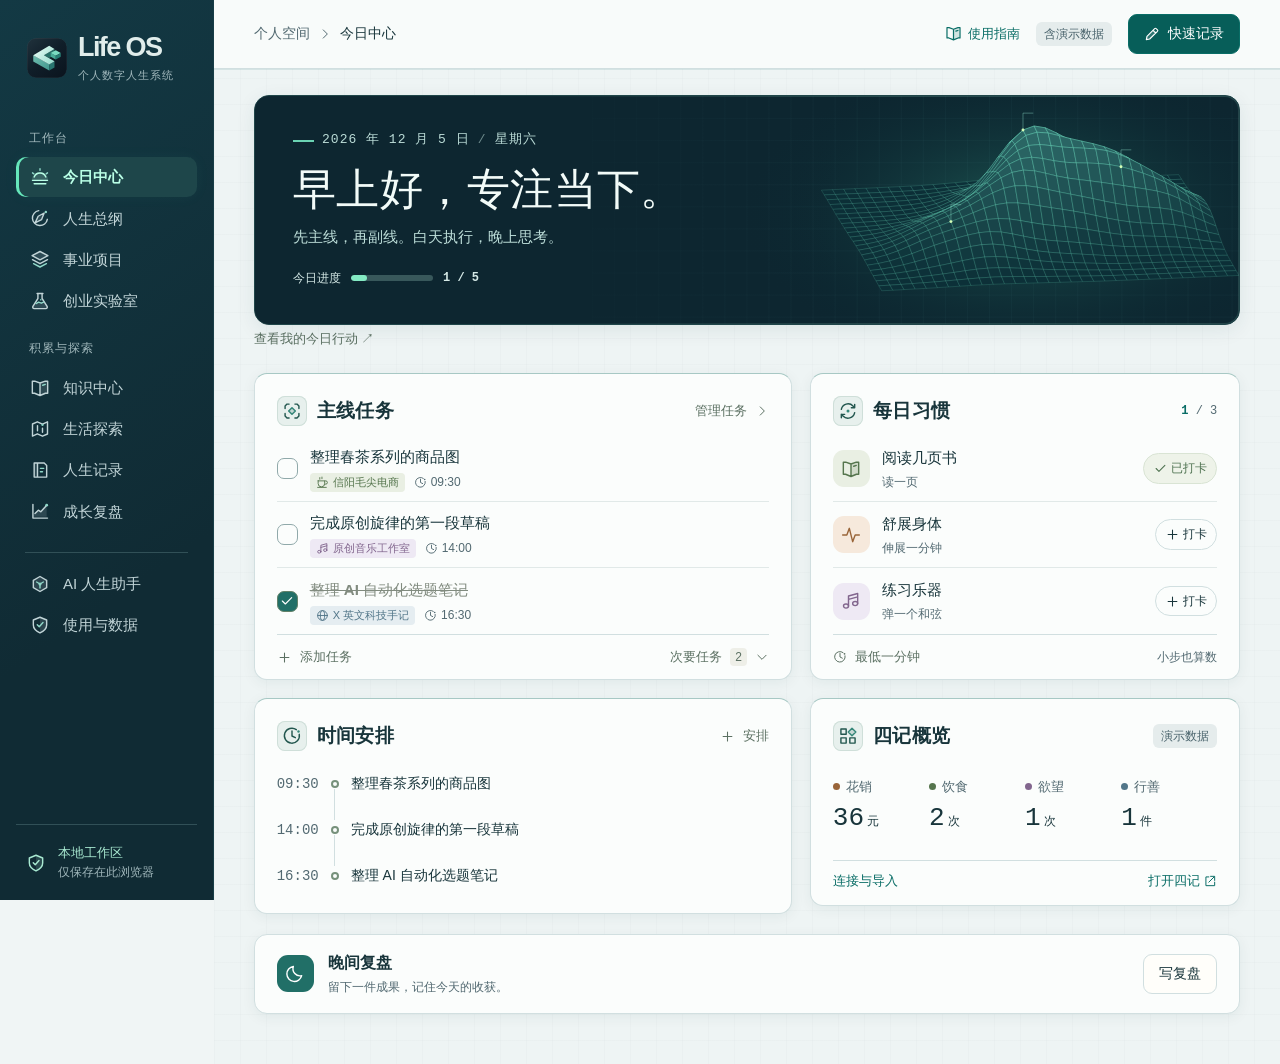
<file: index.html>
<!doctype html>
<html lang="zh-CN">
<head>
  <meta charset="utf-8">
  <meta name="viewport" content="width=device-width,initial-scale=1,viewport-fit=cover">
  <meta name="theme-color" content="#f8fbfa">
  <meta name="color-scheme" content="light">
  <meta name="referrer" content="no-referrer">
  <link rel="icon" sizes="32x32" type="image/png" href="./assets/life-os-32.png">
  <link rel="icon" sizes="any" href="./assets/mark.svg?v=2" type="image/svg+xml">
  <link rel="apple-touch-icon" sizes="180x180" href="./assets/life-os-180.png">
  <link rel="manifest" href="./manifest.webmanifest">
  <meta name="apple-mobile-web-app-title" content="Life OS">
  <title>今日中心 · Life OS</title>
  <link rel="stylesheet" href="./base.css">
  <link rel="stylesheet" href="./atlas.css">
  <link rel="stylesheet" href="./library.css">
  <link rel="stylesheet" href="./interface.css">
  <link rel="stylesheet" href="./startup.css">
</head>
<body>
  <a href="#main" class="skip">跳到内容</a>
  <div id="app"></div>
  <dialog id="editor"></dialog>
  <div id="notices" role="status" aria-live="polite"></div>
  <noscript>请启用 JavaScript 以使用本地个人工作台。</noscript>
  <script type="module" src="./app.js"></script>
</body>
</html>
</file>
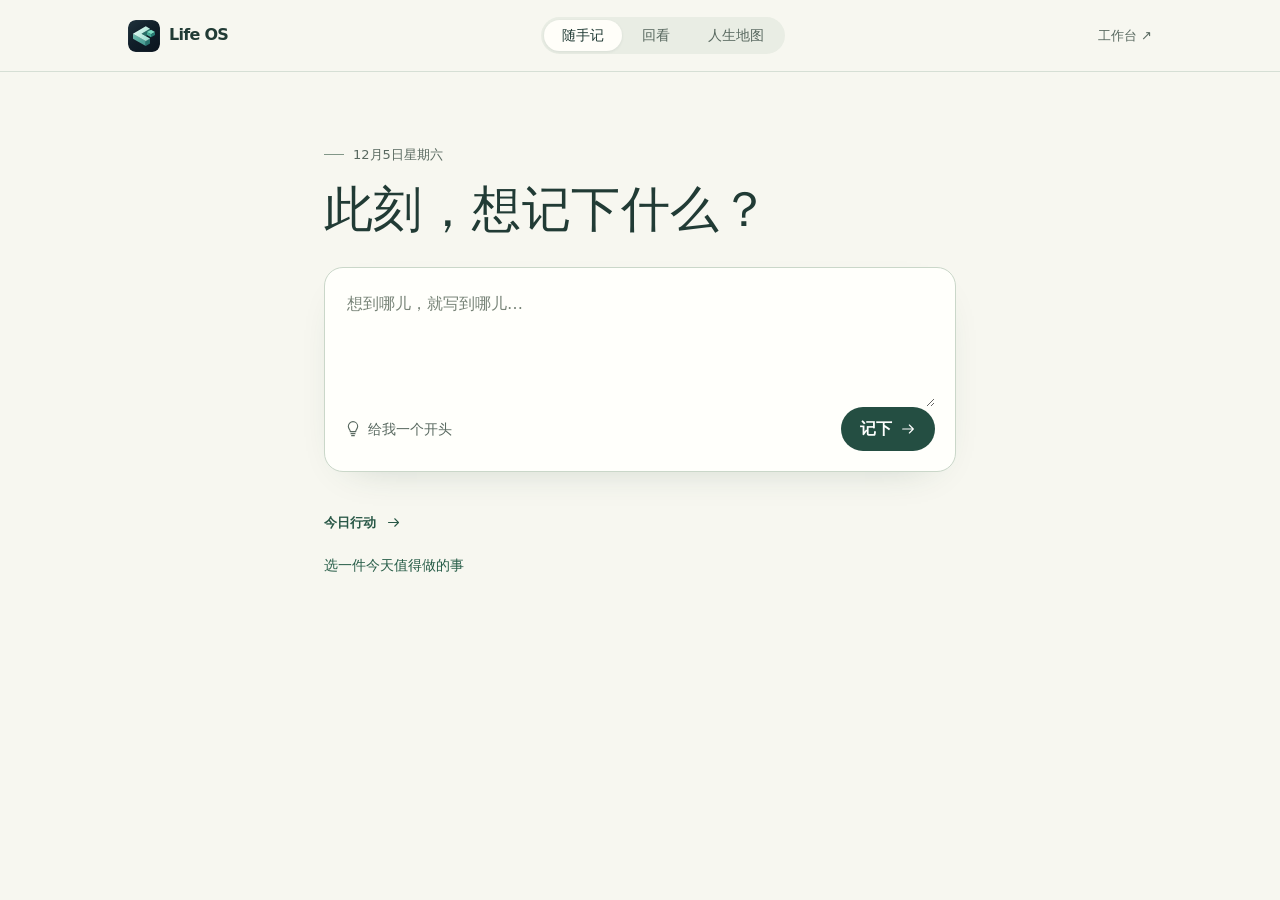
<file: now.html>
<!doctype html>
<html lang="zh-CN">
<head>
  <meta charset="utf-8">
  <meta name="viewport" content="width=device-width,initial-scale=1,viewport-fit=cover">
  <meta name="theme-color" content="#f7f7f0">
  <meta name="referrer" content="no-referrer">
  <link rel="icon" href="./assets/mark.svg?v=2" type="image/svg+xml">
  <link rel="apple-touch-icon" href="./assets/life-os-180.png">
  <title>随手记 · Life OS</title>
  <link rel="stylesheet" href="./now.css">
</head>
<body>
  <header><div class="bar"><a class="brand" href="#write"><img src="./assets/mark.svg?v=2" alt="">Life OS</a><nav aria-label="轻量工作区"><a href="#write">随手记</a><a href="#recall">回看</a><a href="#map">人生地图</a></nav><a class="work" href="./#today">工作台 ↗</a></div></header>
  <main id="paper"></main>
  <dialog id="edit-note" aria-labelledby="edit-title"><form><label id="edit-title" for="edit-body">编辑文字</label><textarea id="edit-body" rows="6" required></textarea><p role="alert"></p><div class="compose-foot"><button type="button" data-cancel>取消</button><button class="ink">保存</button></div></form></dialog>
  <noscript>请启用 JavaScript 以使用随手记。</noscript>
  <script type="module" src="./now.js"></script>
</body>
</html>
</file>
<file: base.css>
:root{--ink:#26382f;--green:#315746;--muted:#66716a;--line:#dfe3d9;--cream:#f7f7f2;--paper:#fffefa;--serif:"Songti SC","STSong","Noto Serif CJK SC",serif;font:16px/1.55 "PingFang SC","Hiragino Sans GB","Microsoft YaHei",Inter,sans-serif;color:var(--ink);background:var(--cream)}*{box-sizing:border-box}body{margin:0}button,input,textarea,select{font:inherit;color:inherit}button,a,input,select,textarea{-webkit-tap-highlight-color:transparent}button{cursor:pointer;background:none;border:0}a{color:inherit;text-decoration:none}button:hover,a:hover{filter:brightness(.94)}:focus-visible{outline:3px solid #ad8748;outline-offset:3px}.skip{position:fixed;left:-999px}.skip:focus{left:10px;top:10px;z-index:10;background:white}.ico{flex:none;vertical-align:middle}h1,h2,h3,p{margin:0}.rail{width:214px;background:#f0f2ea;position:fixed;inset:0 auto 0 0;border-right:1px solid var(--line);padding:33px 16px 18px;display:flex;flex-direction:column}.brand,.rail-foot,.crumb,.tools,.btn,.text-btn,.icon-btn,.card-head h2,.task-meta,.small-time,.project-tag,.habit-check,.day-progress,.siji-label,.app-link{display:inline-flex;align-items:center;gap:8px}.brand{gap:11px;padding:0 11px 28px}.brand img{width:40px}.brand b,.brand small,.rail-foot small{display:block}.brand b{font:600 26px/1.1 Georgia,serif;letter-spacing:-1px}.brand small{font-size:11px;letter-spacing:1px;margin-top:4px;color:var(--muted)}.rail nav p{font-size:12px;color:var(--muted);padding:17px 13px 8px;letter-spacing:1px}.rail nav a,.more-links a{padding:10px 14px;display:flex;align-items:center;gap:13px;border-radius:10px;font-size:15px;margin:2px 0}.rail nav a[aria-current]{background:#dce6d8;color:#244b38;font-weight:650}.rail nav a:hover,.more-links a:hover{background:#e3e9dd}.rail-divider{border-top:1px solid #d9ded3;margin:21px 9px 11px}.rail-foot{border-top:1px solid var(--line);margin-top:auto;padding:18px 10px 0;font-size:13px;gap:12px}.rail-foot small{font-size:12px;color:var(--muted)}.workspace{margin-left:214px}.topbar{height:69px;border-bottom:1px solid var(--line);display:flex;align-items:center;justify-content:space-between;padding:0 clamp(20px,3.1vw,54px);background:#fafaf5}.crumb{color:var(--muted);font-size:14px}.crumb b{color:var(--ink);font-weight:550}.crumb img{display:none}.tools{gap:16px}.demo-label,.sample-chip{font-size:12px;color:#776f55;background:#f2efe4;border-radius:6px;padding:3px 8px}.btn{border:1px solid var(--line);border-radius:9px;justify-content:center;background:#fffefa;padding:8px 15px;font-size:14px;font-weight:550}.btn.primary{background:var(--green);color:white;border-color:var(--green)}.btn.danger{color:#a64c40}.text-btn,.app-link{font-size:13px;color:#5b7062;padding:4px 0}.icon-btn{border:1px solid var(--line);border-radius:8px;justify-content:center;width:36px;height:36px}.subtle{border-color:transparent}.workspace main{max-width:1510px;margin:auto;padding:26px clamp(20px,3.1vw,54px) 50px}.day-cover{position:relative;isolation:isolate;overflow:hidden;background:#f4edd9 url(assets/landscape.webp) center 52%/cover;border:1px solid #dedfca;border-radius:18px;min-height:220px;display:flex;align-items:center;padding:25px clamp(22px,3vw,46px)}.day-cover:before{content:"";position:absolute;z-index:-1;inset:0;background:linear-gradient(90deg,#f9f4e6e6 0%,#f9f4e6bf 28%,transparent 62%)}.cover-date{display:flex;align-items:center;gap:8px;font-size:13px;color:#586249;letter-spacing:1px}.date-rule{width:21px;height:2px;background:#7c896c}.date-slash{opacity:.55}.day-cover h1{font:600 clamp(30px,3.35vw,50px)/1.35 var(--serif);letter-spacing:.03em;margin:10px 0 7px}.day-cover p{font-size:15px;color:#485747}.day-progress{font-size:12px;gap:10px;margin-top:20px}.day-progress b,.count-meta,.small-time,time,.siji-grid strong{font-variant-numeric:tabular-nums}.day-progress progress{width:82px;height:5px;border:0;border-radius:5px;overflow:hidden;appearance:none;background:#d8dbcb}.day-progress progress::-webkit-progress-bar{background:#d8dbcb}.day-progress progress::-webkit-progress-value{background:var(--green);border-radius:5px}.day-progress progress::-moz-progress-bar{background:var(--green)}.work-grid{display:grid;grid-template-columns:minmax(0,1.25fr) minmax(0,1fr);gap:18px;margin:20px 0;align-items:start}.panel,.review-strip{background:var(--paper);border:1px solid var(--line);border-radius:16px;box-shadow:0 3px 12px #28382b05}.work-card{padding:20px 22px 0;min-width:0}.card-head{display:flex;align-items:center;justify-content:space-between;gap:7px;margin-bottom:8px}.card-head h2{font-size:19px;letter-spacing:.02em}.head-icon{display:inline-flex;color:var(--green);margin-right:2px}.task-list,.schedule-list{list-style:none;margin:0;padding:0}.task-row,.habit-row{display:flex;align-items:center;gap:12px;min-height:66px;border-bottom:1px solid #e8eae1;padding:8px 0}.task-row:last-child,.habit-row:last-child{border:none}.task-check{flex:none;border:1.6px solid #abb5a8;width:21px;height:21px;border-radius:7px;display:grid;place-content:center}.is-done .task-check{background:#638269;border-color:#638269;color:white}.task-copy,.habit-copy{min-width:0;flex:1}.task-name,.schedule-list button{text-align:left;padding:0;overflow-wrap:anywhere}.task-name{font-weight:550;font-size:15px}.is-done .task-name{text-decoration:line-through;color:#818b7f}.task-meta{display:flex;flex-wrap:wrap;font-size:12px;color:var(--muted);gap:9px;margin-top:3px}.project-tag{border-radius:4px;padding:1px 6px;font-size:11px;gap:4px}.sage{background:#e9efe3;color:#55754d}.peach,.sand{background:#f6e9dc;color:#996539}.lilac{background:#eee9f4;color:#82668e}.blue{background:#e5edf1;color:#527689}.small-time{font-size:12px;gap:4px}.task-foot,.habit-foot{border-top:1px solid var(--line);display:flex;justify-content:space-between;align-items:center;min-height:45px}.side-link span{font-size:12px;background:#eeefe8;border-radius:4px;padding:0 5px}.habit-foot>span,.count-meta{font-size:12px;color:var(--muted)}.count-meta b{color:var(--green)}.habit-icon,.icon-tile{display:grid;place-items:center;flex:none;border-radius:11px;width:37px;height:37px}.habit-copy>span{font-weight:550;font-size:15px}.habit-copy small,.review-strip small,.minute-choice small{display:block;font-size:12px;color:var(--muted);margin-top:2px}.habit-check{font-size:12px;border:1px solid var(--line);padding:5px 9px;border-radius:20px;gap:3px}.habit-check.checked{background:#eef3e9;color:#4d714f;border-color:#d9e4d4}.schedule-list li{display:flex;align-items:center;gap:12px;min-height:46px}.schedule-list li time{font:14px ui-monospace,monospace;color:var(--muted)}.schedule-list i{width:8px;height:8px;border:2px solid #77917b;border-radius:50%;position:relative}.schedule-list li:not(:last-child) i:after{content:"";position:absolute;left:1px;top:7px;width:1px;height:31px;background:var(--line)}.schedule-list button{font-size:14px}.schedule-card,.siji-card{padding-bottom:14px}.siji-grid{display:grid;grid-template-columns:repeat(4,1fr);margin:20px 0}.siji-label{font-size:13px;gap:6px;color:var(--muted)}.color-dot{width:7px;height:7px;border-radius:50%;background:currentColor}.siji-grid strong{display:block;font:500 26px/1.6 Georgia,serif}.siji-grid small{font:12px sans-serif;margin-left:3px}.app-link{border-top:1px solid var(--line);width:100%;justify-content:space-between;padding-top:10px}.review-strip{display:flex;align-items:center;gap:14px;padding:16px 22px}.review-strip .btn{margin-left:auto}.icon-tile{background:#e8ece2;color:var(--green)}.page-head{display:flex;justify-content:space-between;align-items:center;gap:16px;margin:8px 0 25px}.page-head h1{font:600 34px/1.35 var(--serif)}.page-head p,.muted,.empty,.dialog-note{color:var(--muted)}.empty{padding:18px 0;font-size:14px}.pill{display:inline-block;font-size:12px;padding:3px 8px;border-radius:20px;background:#eaf0e4;color:#446147}.list-label{font-size:13px;margin-top:16px;color:var(--muted)}.seg{display:flex;background:#f1f3ec;border-radius:8px;padding:3px}.seg button{font-size:13px;border-radius:5px;padding:4px 10px}.seg [aria-pressed=true]{background:white}.more-links{padding:12px}.bottom-nav{display:none}dialog{width:min(490px,calc(100% - 24px));max-height:85dvh;overflow:auto;border:1px solid var(--line);border-radius:18px;padding:0;color:var(--ink);background:var(--paper);box-shadow:0 20px 80px #21352630}dialog::backdrop{background:#15251d66}.modal-head{display:flex;align-items:center;justify-content:space-between;padding:18px 22px;border-bottom:1px solid var(--line)}.modal-head h2{font-size:20px}.modal-body{padding:20px 22px}.field{display:flex;flex-direction:column;gap:5px;font-size:14px;margin:0 0 12px}.field input:not([type=checkbox]),.field select,.field textarea{width:100%;padding:9px 10px;min-width:0;border:1px solid #cbd2c8;background:white;border-radius:8px}.form-split{display:grid;grid-template-columns:1fr 1fr;gap:12px}.actions{display:flex;justify-content:flex-end;gap:9px;margin-top:16px}.actions .danger:first-child{margin-right:auto}.form-err{color:#954931}.minute-choice{display:flex;align-items:center;gap:12px;width:100%;padding:12px 0;border-bottom:1px solid var(--line);text-align:left}.minute-choice>span:last-child{margin-left:auto;font-size:13px}.dialog-note{font-size:14px}.minute-list{margin-top:8px}#notices{position:fixed;z-index:8;bottom:20px;left:50%;transform:translateX(-50%);background:#294937;color:white;padding:8px 16px;border-radius:9px;visibility:hidden}#notices.visible{visibility:visible}
@media(min-width:1500px){.day-cover{min-height:255px}.work-card{padding-inline:27px}.task-row,.habit-row{min-height:74px}}
@media(max-width:1060px){.rail{width:170px;padding-inline:9px}.workspace{margin-left:170px}.work-grid{grid-template-columns:1.12fr 1fr;gap:13px}.work-card{padding-inline:15px}.workspace main{padding-inline:20px}}
@media(max-width:800px){.rail{display:none}.workspace{margin:0}.bottom-nav{display:flex;position:fixed;bottom:0;inset-inline:0;z-index:3;background:#fcfcf7f5;backdrop-filter:blur(12px);border-top:1px solid var(--line);justify-content:space-around;padding:7px 0 max(7px,env(safe-area-inset-bottom))}.bottom-nav a{display:grid;justify-items:center;gap:2px;color:#68736a;min-width:48px;font-size:12px}.bottom-nav a[aria-current]{color:#244f35;font-weight:bold}.workspace main{padding-bottom:95px}.crumb img{display:block;width:27px}.topbar{height:57px}.tools{gap:8px}#notices{bottom:80px}}
@media(max-width:620px){.workspace main{padding:14px 14px 92px}.topbar{padding-inline:15px}.crumb{gap:5px}.crumb>span,.crumb>.ico{display:none}.tools{gap:7px}.quick{padding:6px 10px}.work-grid{grid-template-columns:1fr;gap:13px;margin:14px 0}.day-cover{min-height:188px;padding:18px;border-radius:14px;background-size:auto 100%;background-position:54% center}.day-cover:before{background:linear-gradient(90deg,#f7efddf5,#f7efddc4 44%,transparent 93%)}.day-cover h1{font-size:30px}.day-cover p{font-size:13px}.cover-date{font-size:11px;gap:5px}.day-progress{margin-top:16px}.work-card{padding:16px 17px 0}.schedule-card,.siji-card{padding-bottom:14px}.card-head h2{font-size:18px}.habit-check,.text-btn,.task-check{position:relative}.task-check:before,.habit-check:before{content:"";position:absolute;inset:-8px}.task-row,.habit-row{min-height:62px}.page-head{flex-wrap:wrap;margin:6px 0 18px}.page-head h1{font-size:29px}.demo-label{font-size:11px}.review-strip{padding:13px 14px}.field input,.field textarea,.field select{font-size:16px}dialog{max-height:85dvh}.modal-head,.modal-body{padding:15px}.rail-foot{display:none}}
</file>
<file: atlas.css>
.atlas { --at-soft: #f5f5ef; --at-serif: "Songti SC", "STSong", "Noto Serif CJK SC", Georgia, serif; padding-bottom: 28px; color: var(--ink, #24372f); }
.atlas button, .at-form button, .at-modal-detail button { font: inherit; cursor: pointer; }
.atlas h1,.atlas h2,.atlas h3,.atlas p,.at-modal-detail h2,.at-modal-detail h3 { margin: 0; }
.atlas p, .at-modal-detail p { line-height: 1.7; overflow-wrap: anywhere; }
.atlas h1,.atlas h2,.atlas h3 { overflow-wrap: anywhere; }
.atlas .at-head, .at-section-head, .at-block-title { display:flex; align-items:center; justify-content:space-between; gap:1rem; }
.atlas .at-head { margin: 5px 0 26px; }
.atlas .at-head h1, .at-project-hero h1 { font-family:var(--at-serif); font-size:clamp(1.85rem,3.2vw,2.75rem); font-weight:650; line-height:1.28; letter-spacing:-.025em; }
.atlas .at-head p,.at-section-head p { color:var(--muted,#65736a); font-size:.98rem; margin-top:.55rem; }
.at-tabs { display:flex; gap:.3rem; padding:.3rem; border-radius:14px; background:#ebece5; width:fit-content; max-width:100%; overflow-x:auto; scrollbar-width:thin; margin:0 0 1.7rem; }
.at-tabs button { border:0; background:transparent; color:#526258; font-size:.94rem; font-weight:500; white-space:nowrap; padding:.62rem 1.03rem; border-radius:10px; min-height:40px; }
.at-tabs button.active { color:#264e40; font-weight:650; background:#fffefa; box-shadow:0 1px 5px #25352d15; }
.at-tabs button:hover:not(.active) { background:#e2e5dc; }
.at-section-head { margin:0 0 1.15rem; }
.at-section-head h2 { font-family:var(--at-serif); font-size:clamp(1.42rem,2.6vw,1.9rem); line-height:1.35; }
.at-head .btn,.at-section-head .btn { flex:none; }
.at-gallery,.at-project-grid { display:grid; grid-template-columns:repeat(3,minmax(0,1fr)); gap:clamp(12px,1.45vw,23px); }
.at-vision-card,.at-project-card,.at-note { display:block; width:100%; min-width:0; padding:0; text-align:left; border:1px solid var(--line,#dee1d6); background:#fffefa; color:inherit; border-radius:18px; overflow:hidden; box-shadow:0 3px 11px #384c3e06; transition:border-color .18s, transform .18s, box-shadow .18s; }
.at-vision-card:hover,.at-project-card:hover,.at-note:hover { transform:translateY(-2px); border-color:#a1b09e; box-shadow:0 5px 14px #384c3e0d; }
.at-art { height:auto; aspect-ratio:1.9; position:relative; isolation:isolate; overflow:hidden; background:#d0d6bc; }
.at-art.valley { background:#d1d6bc url("assets/landscape.webp") no-repeat 83% 53% / cover; }
.at-art.studio { background:#dbc7a7 url("assets/studio.webp") no-repeat center / cover; }
.at-art.library { background:#e3d8c2 url("assets/library.webp") no-repeat center / cover; }
.at-card-in,.at-project-card { padding:clamp(14px,1.6vw,24px); }
.at-meta,.at-card-foot,.at-row,.at-project-top,.at-project-header,.at-back,.at-block-title h2,.at-goal-link,.at-form-goal,.at-form-actions,.at-subbtn,.at-icon-btn { display:flex; align-items:center; gap:.5rem; }
.at-meta,.at-card-foot { font-size:.8rem; line-height:1.5; color:#66776b; }
.at-source,.at-status { display:inline-flex; align-items:center; flex:none; width:fit-content; font-size:.8rem; font-weight:550; line-height:1.45; border-radius:6px; padding:.12rem .42rem; white-space:nowrap; }
.at-source { border:1px solid #d1d6c9; color:#586653; background:#f9faf4; }
.at-source.personal { background:#eef3ed; border-color:#bdccb9; color:#315a44; }
.at-card-in h3,.at-project-card h3,.at-note h3,.at-road-card h3 { font-size:1.23rem; letter-spacing:-.014em; line-height:1.5; }
.at-card-in h3,.at-note h3 { margin:.5rem 0 .35rem; }
.at-card-in p,.at-project-card p,.at-note p { color:#647165; font-size:.96rem; }
.at-card-foot { border-top:1px solid var(--line,#dfe2d8); margin-top:1rem; padding-top:.85rem; }
.at-row { align-items:center; gap:.85rem; }
.at-road,.at-notes {display:grid; gap:1rem;}
.at-road-card,.at-note { padding:clamp(16px,2.3vw,29px); }
.at-road-card .at-row>svg { color:#47745c; }
.at-road-card small { display:block; color:#68786a; font-size:.8rem; margin-bottom:.2rem; }
.at-branch { border-left:2px solid #c7d3c1; padding:0 0 .1rem 1.25rem; margin:1.3rem 0 0 .7rem; }
.at-branch>strong { display:block; line-height:1.5; font-size:1.05rem; }
.at-road-project { padding:.7rem 0 0; }
.at-road-project>button,.at-goal-link { background:#edf2e9; border:0; border-radius:7px; padding:.4rem .65rem; color:#315940; }
.at-road-project>span { display:block; font-size:.92rem; color:#596c5e; margin:.4rem 0; }
.at-road-project ul { list-style:none; padding:0; margin:.5rem 0; }
.at-road-project li { display:flex; gap:.4rem; align-items:baseline; color:#4d6152; font-size:.87rem; padding:.25rem 0; flex-wrap:wrap; }
.at-road-project li svg { align-self:center; }
.at-road-project time { color:#68786a; }
.at-notes.timeline { border-left:1px solid #b4c6b4; margin-left:6px; padding-left:1.3rem; }
.at-notes.timeline .at-note { overflow:visible; position:relative; }
.at-notes.timeline .at-note::before { content:""; position:absolute; left:calc(-1.3rem - 5px); top:1.7rem; width:8px; height:8px; border-radius:50%; background:#70907a; }
.at-note p { white-space:pre-wrap; }
.at-project-top,.at-project-header { justify-content:space-between; }
.at-icon,.at-icon-btn { display:inline-flex; align-items:center; justify-content:center; }
.at-icon { width:45px; height:45px; border-radius:14px; background:#ecede4; color:#526852; }
.at-icon.sage { background:#e6eedf; color:#48664f; }.at-icon.lilac { background:#eae6ed; color:#776782; }.at-icon.blue { background:#e2ebef; color:#55717d; }.at-icon.clay { background:#f3e6de; color:#916d5a; }.at-icon.gold { background:#f0eada; color:#887543; }
.at-status.active { background:#e9f0e6;color:#456549; }.at-status.paused { background:#f2ead9;color:#79653e; }.at-status.future { background:#e8ecf2;color:#556d80; }.at-status.done { background:#e9e9e3;color:#62685b; }
.at-project-card { display:flex; flex-direction:column; gap:.7rem; }
.at-project-card p { flex:1; }
.at-project-card .at-card-foot { margin:0; }.at-project-card .at-project-top,.at-project-card .at-card-foot { width:100%; }
.at-progress { margin:.55rem 0 .25rem; width:100%; }
.at-progress>div { display:flex; justify-content:space-between; color:#68766b; font-size:.82rem; margin-bottom:.32rem; }
.at-progress progress { display:block; appearance:none; width:100%; height:5px; border-radius:20px; overflow:hidden; border:none; background:#e8ebe3; color:#79977a; }
.at-progress progress::-webkit-progress-bar { background:#e8ebe3; }.at-progress progress::-webkit-progress-value { background:#79977a; border-radius:20px; }.at-progress progress::-moz-progress-bar { background:#79977a; border-radius:20px; }
.at-empty { display:flex; gap:.6rem; align-items:center; color:#69766b; padding:1rem 0; }
.at-back,.at-subbtn,.at-icon-btn { border:0; background:transparent; color:#496b54; min-height:40px; }
.at-back { padding:.3rem 0; margin-bottom:.7rem; font-size:.95rem!important; }
.at-project-hero,.at-detail-block { padding:clamp(16px,2.3vw,30px); margin-bottom:1rem; }
.at-project-header { margin-bottom:1.2rem; }
.at-project-hero .at-icon { height:52px; width:52px; }
.at-detail-dl { display:grid; grid-template-columns:repeat(2,minmax(0,1fr)); gap:10px; border-top:1px solid var(--line,#dfe2d8); padding-top:1rem; }
.at-detail-dl dt { color:#6a786d; font-size:.85rem; margin-bottom:.5rem; }
.at-detail-dl dd { display:flex; flex-wrap:wrap; gap:.4rem; margin:0; font-size:.95rem; overflow-wrap:anywhere; }
.at-goal-link { font-size:.84rem!important; }
.at-details-grid { display:grid; grid-template-columns:repeat(2,minmax(0,1fr)); column-gap:1rem; }
.at-block-title { margin-bottom:.4rem; }
.at-block-title h2 { font-size:1.12rem; line-height:1.5; }
.at-block-title h2 svg,.at-subbtn svg { color:#55795d; }
.at-icon-btn { border:1px solid #d8ded1; width:36px; height:36px; min-height:36px; border-radius:10px; }
.at-subbtn { font-size:.9rem!important; }
.at-detail-list { list-style:none; padding:0; margin:0; }
.at-detail-list li { display:flex; align-items:center; justify-content:space-between; gap:.6rem; padding:.78rem 0; font-size:.97rem; line-height:1.55; }
.at-detail-list li+li { border-top:1px solid var(--line,#dfe2d8); }
.at-detail-list small,.at-form-hint { color:#6c796d; }
.at-detail-list small { flex:none; }
.at-long { min-width:0; overflow-wrap:anywhere; white-space:pre-wrap; }
.at-long a { color:#3c684e; }
.at-check,.at-goal-choice { display:flex; align-items:center; gap:.6rem; cursor:pointer; min-width:0; }
.at-check span,.at-goal-choice span { overflow-wrap:anywhere; }
.at-check input,.at-goal-choice input { appearance:auto; width:18px; height:18px; flex:none; accent-color:#426b53; }
.at-check input:checked+span { color:#738174; text-decoration:line-through; }
.at-form { display:grid; gap:1rem; }
.at-field { display:grid; gap:.45rem; min-width:0; }
.at-field>span,.at-goal-choices legend { font-size:.92rem; font-weight:600; color:#46594a; }
.at-field input,.at-field textarea,.at-field select { width:100%; min-height:44px; font:inherit; color:#304735; background:#fffefa; border:1px solid #d8ded3; border-radius:10px; padding:.62rem .75rem; box-sizing:border-box; }
.at-field textarea { resize:vertical; }
.at-field input:focus,.at-field textarea:focus,.at-field select:focus { outline:2px solid #78937d; outline-offset:1px; }
.at-form-pair { display:grid; grid-template-columns:1fr 1fr; gap:.75rem; }
.at-form-actions { justify-content:flex-end; flex-wrap:wrap; margin-top:.3rem; }
.at-form-hint {font-size:.83rem; margin:0; line-height:1.6;}
.at-goal-choices {border:1px solid #d9dfd3; border-radius:10px; margin:0; padding:.55rem .8rem;}
.at-goal-choices legend {padding:0 .3rem;}
.at-goal-choice { min-height:38px; font-size:.92rem; }.at-goal-choice .at-source {margin-left:auto;}
.at-form-goal {font-size:.92rem; color:#526954;}
.at-modal-detail {display:grid; gap:.75rem;}
.at-modal-detail .at-art {border-radius:12px; max-height:180px; width:100%; }
.at-modal-detail h2 { font-size:1.38rem; }
.at-modal-detail h3,.at-version h3 {font-size:1.04rem;}
.at-modal-detail p,.at-version p {white-space:pre-wrap; margin:0; color:#5b6d60; overflow-wrap:anywhere;}
.at-modal-detail ul {margin:0; padding-left:1.25rem;}.at-version section {border-top:1px solid #d9ded3; margin-top:1rem; padding-top:.8rem;}
.at-version small,.at-version strong {display:block;margin:0 0 .4rem;}
.at-version small {color:#69786a;}
@media (max-width:1080px) {
  .at-project-grid {grid-template-columns:repeat(2,minmax(0,1fr));}
  .at-gallery {grid-template-columns:repeat(auto-fit,minmax(min(100%,188px),1fr));}
  .at-tabs button {padding:.6rem .74rem;}
}
@media (max-width:640px) {
  .atlas .at-head {margin-bottom:1.15rem; align-items:flex-start;}
  .atlas .at-head,.at-section-head { flex-wrap:wrap; gap:.65rem; }
  .at-section-head {align-items:flex-start;}
  .at-head .btn,.at-section-head .btn {min-height:40px; font-size:.9rem; }
  .at-tabs {margin-bottom:1.3rem;border-radius:12px;gap:.15rem;}
  .at-tabs button {font-size:.87rem;}
  .at-gallery,.at-project-grid,.at-details-grid {grid-template-columns:minmax(0,1fr);}
  .at-gallery .at-art {aspect-ratio:2.45;}
  .at-card-in,.at-project-card {padding:1rem;}
  .at-details-grid {gap:0;}
  .at-detail-dl {grid-template-columns:1fr;}
  .at-project-hero h1 {font-size:1.75rem;}
  .at-check input,.at-goal-choice input {width:20px; height:20px;}
  .at-icon-btn {width:40px;height:40px;}
}
@media (prefers-reduced-motion:reduce){.at-vision-card,.at-project-card,.at-note {transition:none;}}
</file>
<file: library.css>
.lib-root { --lib-tint: #edf2e9; --lib-paper: #fffefa; }
.lib-page-head { display:flex; align-items:center; justify-content:space-between; gap:18px; margin-bottom:28px; }
.lib-page-head h1 { margin:0 0 7px; }
.lib-page-head p, .lib-ai-hero p, .lib-section p { margin:0; color:var(--muted); line-height:1.7; }
.lib-page-head .btn { flex:none; }
.lib-toolbar { display:flex; align-items:center; justify-content:space-between; flex-wrap:wrap; gap:16px; margin:20px 0; }
.lib-segments { display:flex; gap:4px; flex-wrap:wrap; margin:0 0 20px; }
.lib-toolbar .lib-segments { margin:0; }
.lib-segments button { background:transparent; color:var(--muted); border:0; border-radius:9px; padding:9px 14px; font:inherit; font-size:.92rem; cursor:pointer; }
.lib-segments button[aria-pressed=true] { background:#e5ede4; color:var(--green); font-weight:650; }
.lib-find, .lib-filter-label { display:flex; align-items:center; gap:10px; }
.lib-filter-label { color:var(--muted); font-size:.87rem; }
.lib-toolbar select, .lib-filter-label input, .lib-search { background:var(--lib-paper,#fffefa); border:1px solid var(--line); color:var(--ink); border-radius:10px; padding:8px 10px; font:inherit; font-size:.9rem; min-height:41px; }
.lib-search { display:flex; align-items:center; gap:8px; color:var(--muted); min-width:0; }
.lib-search input { padding:0; border:0; outline:0; background:transparent; color:var(--ink); font:inherit; width:145px; min-width:0; }
.lib-search:focus-within { outline:2px solid var(--green); outline-offset:1px; }
.lib-notes-grid, .lib-ai-grid { display:grid; grid-template-columns:repeat(auto-fit,minmax(min(225px,100%),1fr)); gap:16px; }
.lib-note { padding:20px; display:flex; flex-direction:column; min-width:0; }
.lib-note-top { display:flex; align-items:center; gap:8px; }
.lib-topic { display:inline-grid; place-items:center; width:39px; height:39px; flex:none; border-radius:12px; color:#376044; background:#e5eee3; }
.lib-topic.theme-1 { color:#4e6378; background:#e6edf2; }
.lib-topic.theme-2 { color:#896244; background:#f4ebdd; }
.lib-topic.theme-3 { color:#79647d; background:#efe8ef; }
.lib-star { margin-left:auto; border:0; background:transparent; width:42px; height:42px; display:grid; place-items:center; border-radius:50%; color:#73776d; cursor:pointer; }
.lib-star[aria-pressed=true] { color:#98732d; }
.lib-star[aria-pressed=true] svg { fill:#eee1b6; }
.lib-star:hover, .lib-segments button:hover { background:#edf1e9; }
.lib-origin { display:inline-flex; align-items:center; border:1px solid #d3dfd3; color:#456a50; padding:1px 7px; font:500 .75rem/1.55 system-ui,sans-serif; border-radius:20px; white-space:nowrap; }
.lib-origin.demo { color:#746650; border-color:#e4dccc; }
.lib-card-target { background:transparent; border:0; padding:18px 0 20px; text-align:left; color:inherit; cursor:pointer; font:inherit; flex:1; }
.lib-card-target small, .lib-kicker, .lib-date small { color:var(--muted); font-size:.82rem; }
.lib-kicker { display:flex; align-items:center; flex-wrap:wrap; gap:7px; }
.lib-note h2, .lib-entry h2, .lib-trip-card h2, .lib-ai-hero h2 { margin:6px 0 8px; }
.lib-card-target h2, .lib-trip-card h2, .lib-entry h2 { font-family:inherit; font-size:1.13rem; font-weight:640; line-height:1.45; color:var(--ink); }
.lib-card-target p, .lib-entry p, .lib-trip-card p { margin:0; color:var(--muted); font-size:.94rem; line-height:1.75; display:-webkit-box; -webkit-line-clamp:3; -webkit-box-orient:vertical; overflow:hidden; }
.lib-card-foot { margin-top:auto; display:flex; gap:8px; flex-wrap:wrap; justify-content:space-between; align-items:center; font-size:.77rem; line-height:1.5; color:var(--muted); }
.lib-card-foot > span:first-child { color:var(--green); background:#edf2e9; border-radius:6px; padding:3px 7px; }
.lib-section-heading, .lib-section h2 { font-size:1.08rem; margin:0; font-weight:650; }
.lib-trips { display:grid; grid-template-columns:repeat(2,minmax(0,1fr)); gap:16px; }
.lib-trip-card, .lib-entry { text-align:left; font:inherit; color:inherit; cursor:pointer; }
.lib-trip-card { display:flex; gap:16px; align-items:flex-start; padding:24px; min-width:0; }
.lib-trip-card >div { min-width:0; flex:1; }
.lib-trip-card .lib-card-foot { margin-top:20px; }
.lib-entry:hover, .lib-trip-card:hover, .lib-note:focus-within { border-color:#a9bda7; }
.lib-siji { display:flex; align-items:center; min-width:0; gap:14px; padding:19px 22px; text-decoration:none; color:inherit; }
.lib-siji-mark { color:#faf7ed; background:#294c40; border-radius:11px; width:43px; height:43px; display:grid; place-items:center; font-family:serif; font-size:1.42rem; }
.lib-siji p { color:var(--muted); margin:4px 0 0; font-size:.85rem; }
.lib-siji-action { color:var(--green); font-size:.85rem; margin-left:auto; display:flex; align-items:center; gap:5px; text-align:right; }
.lib-timeline { display:grid; gap:16px; }
.lib-timeline article { display:grid; grid-template-columns:92px minmax(0,1fr); }
.lib-date { position:relative; display:flex; flex-direction:column; gap:3px; padding-top:20px; font-size:.88rem; color:var(--green); }
.lib-date::after { content:''; height:8px; width:8px; background:#879f83; border:3px solid #e1eadf; border-radius:50%; position:absolute; right:12px; top:22px; }
.lib-entry { padding:20px 23px; min-width:0; }
.lib-entry small { color:var(--muted); display:flex; align-items:center; gap:4px; margin-top:9px; }
.lib-section { padding:23px; min-width:0; }
.lib-section h2 { display:flex; align-items:center; gap:8px; margin-bottom:14px; }
.lib-section h2 svg { color:var(--green); }
.lib-section > .lib-topic { margin-bottom:12px; }
.lib-empty { display:grid; justify-items:center; text-align:center; align-content:center; gap:6px; min-height:110px; color:var(--muted); padding:14px; }
.lib-empty p { font-size:.92rem; line-height:1.65; margin:0; }
.lib-review-intro { display:flex; align-items:center; justify-content:space-between; flex-wrap:wrap; gap:20px; padding:25px; margin-bottom:18px; }
.lib-review-intro h2 { margin:6px 0 0; font-size:1.35rem; }
.lib-counts { display:flex; gap:24px; }
.lib-counts > div { display:grid; gap:2px; }
.lib-counts strong { font-size:1.65rem; font-family:Georgia,serif; color:var(--green); }
.lib-counts small { color:var(--muted); }
.lib-review-grid { display:grid; grid-template-columns:repeat(2,minmax(0,1fr)); gap:16px; }
.lib-compact { width:100%; display:grid; grid-template-columns:1fr auto; gap:5px; align-items:start; text-align:left; padding:12px 0; border:0; border-top:1px solid var(--line); background:transparent; color:var(--ink); font:inherit; cursor:pointer; }
.lib-compact small { grid-column:1; color:var(--muted); }
.lib-compact .lib-origin { grid-column:2; grid-row:1/3; }
.lib-ai-hero { display:flex; align-items:center; gap:21px; padding:26px; background:#edf2e8; margin-bottom:16px; }
.lib-ai-hero >.lib-topic { background:#d8e5d4; height:56px; width:56px; }
.lib-ai-hero h2 { font-size:1.35rem; }
.lib-ai-grid { margin-bottom:16px; }
.lib-ai-grid h2 { margin-bottom:7px; }
.lib-section p { font-size:.94rem; }
.lib-form, .lib-detail { text-align:left; }
.lib-form { display:grid; gap:15px; }
.lib-form-grid, .lib-extra-fields { display:grid; grid-template-columns:1fr 1fr; gap:12px; }
.lib-field { display:grid; gap:6px; color:var(--ink); font-size:.88rem; font-weight:560; min-width:0; }
.lib-field :is(input,textarea,select) { display:block; width:100%; min-width:0; max-width:100%; box-sizing:border-box; border:1px solid var(--line); border-radius:9px; background:#fffefb; color:var(--ink); padding:10px 12px; font:400 1rem/1.5 system-ui,sans-serif; }
.lib-field textarea { resize:vertical; }
.lib-form-actions { display:flex; justify-content:flex-end; gap:9px; padding:8px 0 0; }
.lib-form-feedback:not(:empty) { color:#984735; font-size:.9rem; }
.lib-form-feedback:empty { display:none; }
.lib-hint, .lib-history small { color:var(--muted); font-size:.85rem; line-height:1.65; }
.lib-more { border:1px solid var(--line); border-radius:10px; background:#fafbf6; padding:11px 13px; }
.lib-more summary { cursor:pointer; color:var(--green); font-weight:570; font-size:.92rem; }
.lib-more[open] >summary { margin-bottom:12px; }
.lib-link-options { display:grid; gap:12px; }
.lib-link-options fieldset { padding:0; border:0; margin:0; min-width:0; display:flex; flex-wrap:wrap; gap:6px; }
.lib-link-options legend { font-size:.87rem; color:var(--muted); padding:0; margin-bottom:5px; }
.lib-link-options label { display:inline-flex; align-items:center; gap:5px; font-size:.88rem; }
.lib-link-options input { accent-color:var(--green); }
.lib-source { display:inline-flex; align-items:center; gap:6px; text-decoration:underline; color:var(--green); }
.lib-detail-rows { display:grid; gap:7px; margin:14px 0; }
.lib-detail-rows > div { display:grid; grid-template-columns:minmax(70px,23%) minmax(0,1fr); gap:10px; font-size:.92rem; }
.lib-detail-rows dt { color:var(--muted); }
.lib-detail-rows dd { margin:0; white-space:pre-wrap; overflow-wrap:anywhere; }
.lib-body, .lib-history p { white-space:pre-wrap; overflow-wrap:anywhere; line-height:1.85; }
.lib-detail .lib-form-actions { margin-top:16px; }
.lib-history { display:grid; gap:8px; }
.lib-history p { margin:0; }
.lib-history >div { display:grid; gap:4px; border-top:1px solid var(--line); padding-top:8px; }
.lib-media { display:grid; gap:9px; }
.lib-media figure { margin:0; }
.lib-media :is(img,video) { max-width:100%; max-height:350px; display:block; border-radius:8px; }
.lib-media figcaption { color:var(--muted); font-size:.8rem; }
.lib-note h2,.lib-trip-card h2,.lib-entry h2,.lib-compact,.lib-ai-hero { overflow-wrap:anywhere; }
@media(max-width:720px) {
  .lib-segments { flex-wrap:nowrap; max-width:100%; overflow-x:auto; scrollbar-width:thin; }
  .lib-segments button { white-space:nowrap; }
  .lib-trips,.lib-review-grid { grid-template-columns:1fr; }
  .lib-find { flex-wrap:wrap; }
}
@media(max-width:520px) {
  .lib-page-head { align-items:flex-start; flex-wrap:wrap; gap:13px; margin-bottom:19px; }
  .lib-find { display:grid; grid-template-columns:minmax(0,1fr) minmax(0,1fr); width:100%; }
  .lib-find input,.lib-find select { width:100%; min-width:0; }
  .lib-toolbar { gap:12px; }
  .lib-segments button { padding:10px; }
  .lib-trip-card,.lib-section,.lib-review-intro,.lib-entry,.lib-ai-hero { padding:17px; }
  .lib-trip-card { gap:12px; }
  .lib-timeline article { grid-template-columns:1fr; gap:7px;}
  .lib-date { flex-direction:row; align-items:baseline; gap:7px; padding:0; }
  .lib-date::after { display:none; }
  .lib-entry { border-left:3px solid #acc0a6; }
  .lib-siji { padding:14px; gap:9px; }
  .lib-siji-action { font-size:.78rem; }
  .lib-review-intro { align-items:flex-start; }
  .lib-extra-fields { grid-template-columns:1fr; }
  .lib-ai-hero { align-items:flex-start; gap:13px; }
  .lib-ai-hero >.lib-topic { width:37px; height:37px; }
  .lib-form-grid { gap:9px; }
}

.lib-supplement {margin-top:16px;}
.lib-supplement summary {cursor:pointer;color:var(--ink);font-weight:600;}
.lib-trends {display:grid;gap:14px;margin-top:16px;}
.lib-trend-name {display:flex;flex-wrap:wrap;align-items:center;gap:7px;font-size:.9rem;}
.lib-trend-name small {margin-left:auto;color:var(--muted);}
.lib-dots {display:flex;flex-wrap:wrap;gap:3px;margin-top:6px;}
.lib-dots i {width:7px;height:7px;border-radius:50%;background:#e3e6de;}
.lib-dots .is-checked {background:#628264;}
</file>
<file: interface.css>
:root{--ink:#18353b;--green:#096d66;--muted:#526971;--line:#d1dfe0;--cream:#f0f5f5;--paper:#fbfdfc;--serif:"PingFang SC","Microsoft YaHei",sans-serif}.rail{background:#102c34;color:#e1edeb;border-color:#183d46;overflow:auto}.brand b{font:650 27px/1.1 "Helvetica Neue",sans-serif;letter-spacing:-1.6px}.brand small,.rail nav p,.rail-foot small{color:#a0b7bb}.brand img,.crumb img{border-radius:10px;box-shadow:0 0 0 1px #638783}.rail nav a{color:#c1d4d7}.rail nav a:hover{background:#193b42}.rail nav a[aria-current]{background:#1e464a;color:#b9ffe6;box-shadow:inset 3px 0 #64e2bf}.rail-divider,.rail-foot{border-color:#315057}.rail-foot{color:#a8e9d1}.topbar{background:#f8fbfa}.demo-label,.sample-chip{background:#e5ecec;color:#48626b}.guide-shortcut{display:inline-flex;align-items:center;gap:6px;color:var(--green);font-size:13px}.btn.primary{background:#075e59}.day-cover{background:#0d2630 url(assets/terrain.svg) right center/auto 100% no-repeat;color:#f2fbf8;min-height:230px;border-color:#20464a;border-radius:15px}.day-cover:before{background:linear-gradient(90deg,#0d2630 0%,#0d2630ec 28%,transparent 60%)}.day-cover h1{font-weight:560;letter-spacing:.01em}.cover-date,.day-cover p{color:#bcddd8}.date-rule{background:#6ad3b3}.day-progress{color:#d5e9e6}.day-progress progress{background:#3b5b5e}.day-progress progress::-webkit-progress-bar{background:#38585b}.day-progress progress::-webkit-progress-value{background:#83eac3}.day-progress progress::-moz-progress-bar{background:#83eac3}.day-progress b,.count-meta,.cover-date,.schedule-list time,.siji-grid strong{font-family:ui-monospace,"SFMono-Regular",monospace}.panel,.review-strip{border-radius:13px;box-shadow:0 3px 14px #103c4610}.head-icon{background:#e2f1ed;color:#096861;border-radius:7px;padding:5px}.card-head{min-height:34px}.task-row,.habit-row{border-color:#e1e9e8}.task-check{border-color:#90a9aa}.is-done .task-check,.icon-tile{background:#216f67}.icon-tile{color:white}.bottom-nav{background:#f5fbf9f5}.bottom-nav a[aria-current]{color:#006f66}.page-head h1{letter-spacing:-.03em}.siji-actions,.guide-actions,.data-flow{display:flex;align-items:center;gap:12px}.siji-actions{justify-content:space-between;padding-top:10px;border-top:1px solid var(--line);font-size:13px;color:var(--green)}.guide-panel{padding:22px;margin:16px 0;max-width:1060px}.guide-panel h2{display:flex;align-items:center;gap:9px;font-size:19px}.guide-panel p,.guide-panel small{font-size:14px;color:var(--muted);margin:10px 0}.guide-panel small{display:block}.guide-steps{display:grid;grid-template-columns:repeat(3,1fr);gap:24px;padding-left:23px}.guide-steps li::marker{font:600 15px monospace;color:var(--green)}.guide-steps p{margin:4px 0}.guide-panel summary{cursor:pointer;color:var(--green);font-size:14px}.guide-panel details{border-top:1px solid var(--line);margin-top:16px;padding-top:13px}.data-flow{padding:12px 14px;background:#ecf4f3;border-radius:7px;margin:16px 0;font-size:14px}.data-flow i{font-style:normal;color:#51837e}.file-choose{position:relative;cursor:pointer}.file-choose input{position:absolute;inset:0;width:100%;opacity:0;cursor:pointer}.file-choose:focus-within{outline:3px solid #39937f}.summary-figures{display:grid;grid-template-columns:repeat(4,1fr);gap:5px;margin:15px 0}.summary-figures b,.summary-figures small{display:block}.summary-figures b{font-family:ui-monospace,monospace;overflow-wrap:anywhere}.summary-figures small{color:var(--muted);font-size:13px}.snapshot{margin-top:18px;padding:14px;background:#eef5f4;border-radius:8px}.snapshot input{background:white;border:1px solid var(--line);padding:6px;border-radius:5px}
@media(max-width:620px){.tools{gap:8px}.guide-shortcut span{display:none}.guide-shortcut{padding:6px}.day-cover{min-height:200px;background-size:auto 87%;background-position:72% bottom}.day-cover:before{background:linear-gradient(90deg,#0d2630fb,#0d2630e3 38%,#0d26303a 81%)}.day-cover h1{font-size:29px}.guide-panel{padding:16px}.guide-steps{grid-template-columns:1fr;gap:9px}.data-flow{gap:8px;font-size:13px}.summary-figures b{font-size:14px}.guide-actions{flex-wrap:wrap}.siji-grid strong{font-size:19px;overflow-wrap:anywhere}}

/* Module marks retain their silhouette on both the dark rail and the mobile dock. */
.brand img, .crumb img {
  aspect-ratio: 1;
  border-radius: 23%;
  box-shadow: none;
}
.rail nav .ico-accent, .rail nav .ico-node { color: #90d8c9; }
.head-icon, .lab-project-icon, .lib-topic { --glyph-detail: #358779; }
.ico-accent, .ico-node { color: var(--glyph-detail, inherit); }
.head-icon {
  border-radius: 8px;
  color: #22564e;
  background: #e7f0ed;
  box-shadow: inset 0 0 0 1px #cfdfd9;
}
@media (max-width: 800px) {
  .bottom-nav a { min-height: 43px; align-content: center; gap: 4px; }
  .bottom-nav .ico { width: 22px; height: 22px; }
  .bottom-nav a[aria-current] .ico { --glyph-detail: #187668; }
}
</file>
<file: startup.css>
/* A shared instrument-like frame; reading and editing surfaces stay light. */
.workspace{background-color:#eef4f4;background-image:linear-gradient(#74949b09 1px,transparent 1px),linear-gradient(90deg,#74949b09 1px,transparent 1px);background-size:26px 26px}.topbar{box-shadow:0 1px 0 #5b95952b}.rail{background-image:linear-gradient(145deg,#133944,#102b34 65%)}.rail nav a[aria-current]{box-shadow:inset 3px 0 #66e7bb,0 0 16px #59e5b90b}.work-card,.lib-section,.at-project-card{border-top-color:#a7c8c4}.day-cover{box-shadow:inset 0 0 0 1px #67999142,0 5px 20px #163e4315}.day-progress progress{height:6px}.rail nav a{padding-block:8px}
.lab{min-width:0}.lab-nav{display:flex;align-items:center;gap:4px;flex-wrap:wrap;margin:0 0 16px;padding:6px;border-radius:12px;border:1px solid var(--line);background:#fbfdfc}.lab-nav a,.lab-nav select{border-radius:7px;font-size:14px;padding:8px 13px;color:#405e62;font-weight:520}.lab-nav .active{background:#dcefeb;color:#155b52}.lab-nav label{margin-left:auto}.lab-nav select,.lab-filter select,.lab-filter input{border:1px solid #c7d8d8;background:#fff;border-radius:7px}.lab-sr{position:absolute;width:1px;height:1px;overflow:hidden;clip-path:inset(50%)}.lab-hero{isolation:isolate;overflow:hidden;position:relative;display:flex;justify-content:space-between;align-items:center;padding:29px clamp(20px,3vw,42px);color:#eaf9f7;border-radius:15px;background-color:#102e38;background-image:radial-gradient(ellipse at 84% 60%,#23585e99,transparent 52%),linear-gradient(#659a9a13 1px,transparent 1px),linear-gradient(90deg,#659a9a13 1px,transparent 1px);background-size:auto,24px 24px,24px 24px}.lab-hero h1{font-size:clamp(28px,3.4vw,44px);letter-spacing:.03em}.lab-hero p{color:#c5ded9;font-size:14px}.lab-wordmark{display:flex;align-items:center;gap:8px;font:600 12px ui-monospace,monospace;letter-spacing:.18em;color:#92eacb}.lab-hero-actions,.lab-controls{display:flex;gap:8px;align-items:center;flex-wrap:wrap}.lab-hero-actions{margin-top:14px}.lab-hero .btn{background:#123941;border-color:#417476;color:#dff6ef}.lab-hero .btn:first-child{background:#9ee2c9;color:#0c3432;border-color:transparent}.lab-orbit{position:absolute;z-index:-1;width:235px;aspect-ratio:1;right:8%;top:-15px;border:1px solid #81ddc86e;border-radius:50%;transform:rotate(-18deg) scaleY(.61);background:repeating-radial-gradient(circle,transparent 0 17px,#7ae2cf44 18px 19px,transparent 20px 33px)}.lab-orbit:after,.lab-orbit:before{content:"";position:absolute;inset:48% -24%;border-top:1px dashed #7decd6aa}.lab-orbit:after{transform:rotate(90deg)}.lab-orbit i,.lab-orbit b,.lab-orbit span{position:absolute;width:9px;height:9px;background:#b5ffda;border-radius:50%;box-shadow:0 0 12px #a9ffde;left:18%;top:21%}.lab-orbit b{left:79%;top:71%}.lab-orbit span{left:52%;top:50%}.lab-kpis{display:grid;grid-template-columns:repeat(4,1fr);gap:10px;margin:14px 0}.lab-kpis>div{background:#f9fcfb;border:1px solid var(--line);border-top:2px solid #599d92;border-radius:10px;padding:14px}.lab-kpis small,.lab small,.lab-next small,.lab-project-row small,.lab-record-row small,.lab-files small{display:block;font-size:12px;color:var(--muted)}.lab-kpis strong{font:600 clamp(17px,2.3vw,29px) ui-monospace,monospace;display:block;margin:6px 0}.lab-kpis span{font-size:12px;color:var(--muted)}.lab-grid{display:grid;grid-template-columns:repeat(2,minmax(0,1fr));gap:13px;align-items:start}.lab-card{padding:18px;min-width:0}.lab>.lab-card+.lab-card{margin-top:14px}.lab-cardhead{display:flex;align-items:center;justify-content:space-between;gap:8px;margin-bottom:10px}.lab-cardhead h2{font-size:18px}.lab-cardhead>span{font:13px ui-monospace,monospace;color:var(--muted)}.lab-empty,.lab-hint{color:var(--muted);font-size:14px;line-height:1.6;padding:8px 0}.lab-project-row,.lab-record-row{display:flex;width:100%;gap:12px;align-items:center;text-align:left;padding:11px 0;border-bottom:1px solid #dfe8e5}.lab-project-row>div:nth-child(2),.lab-record-row>span:nth-child(2){flex:1;min-width:0;overflow-wrap:anywhere}.lab-record-row em{font:12px sans-serif;color:#37635f;padding:4px 7px;border-radius:6px;background:#e6f1ed}.lab-project-icon,.lab-record-icon{display:grid;place-items:center;width:37px;height:37px;flex:none;background:#e1efea;border-radius:10px;color:#266d61}.lab-project-row strong,.lab-record-row strong{font-size:15px}.lab-task,.lab-next{display:block;text-align:left;width:100%;padding:9px 0;border-bottom:1px solid var(--line);font-size:14px;overflow-wrap:anywhere}.lab-task time{font:12px ui-monospace,monospace;color:#526a70}.lab-task small{display:inline}.lab-bar{display:flex;gap:10px;align-items:center;margin:6px 0;font-size:13px}.lab-bar span{width:60px}.lab-bar progress{flex:1;min-width:0;height:7px;accent-color:#318779}.lab-bar b{font:13px monospace}.lab-filter{display:flex;flex-wrap:wrap;align-items:end;gap:12px;margin:12px 0}.lab-filter label{display:grid;gap:4px;font-size:13px}.lab-filter label:first-child{flex:1;min-width:150px}.lab-filter input,.lab-filter select{width:100%;min-width:0;padding:8px;color:var(--ink)}.lab-files,.lab-fin{display:grid;grid-template-columns:repeat(2,minmax(0,1fr));gap:8px}.lab-files a,.lab-fin>div{display:flex;align-items:center;justify-content:space-between;gap:7px;background:#edf4f1;border-radius:7px;padding:9px;font-size:13px;overflow-wrap:anywhere}.lab-files b{margin-left:auto}.lab-back,.lab-atlas-link{color:var(--green);font-size:14px}.lab-atlas-link{display:inline-flex;gap:6px;align-items:center;margin-bottom:12px}.lab-stages{display:flex;gap:3px;margin:8px 0}.lab-stages span{flex:1;text-align:center;background:#e8eeeb;padding:3px 1px;font:12px monospace}.lab-stages .on{background:var(--green);color:white}.lab-details{margin:12px 0;border:1px solid var(--line);border-radius:9px;padding:10px}.lab-details summary{cursor:pointer;font-size:14px;color:var(--green)}.lab-details[open] summary{margin-bottom:10px}.lab-spec{display:grid;gap:7px}.lab-spec>div{background:#f0f5f3;padding:9px 12px;border-radius:6px;overflow-wrap:anywhere}.lab-spec dt{font-size:12px;color:var(--muted)}.lab-spec dd{margin:3px 0;white-space:pre-wrap}.lab-canvas{grid-template-columns:repeat(2,minmax(0,1fr))}.lab-controls{margin:8px 0}.lab-form select[multiple]{min-height:78px}.lab>section .lab-fields-info{font-size:14px;color:#48676b}
@media(max-width:720px){.lab-nav{display:grid;grid-template-columns:repeat(3,minmax(0,1fr));gap:3px}.lab-nav label{margin:0}.lab-nav a,.lab-nav select{width:100%;padding:8px 2px;text-align:center;font-size:13px}.lab-grid{grid-template-columns:1fr}.lab-kpis{grid-template-columns:repeat(2,1fr)}.lab-card{padding:15px}.lab-orbit{width:130px;right:-14%;top:37%;opacity:.55}.lab-filter label{flex:1;min-width:0}.lab-filter label:first-child{flex-basis:100%}.lab-nav select{min-width:0}.lab-hero{padding:21px 17px}.lab-form .form-split{gap:7px}.lab-spec.lab-canvas{grid-template-columns:1fr 1fr}.lab-files a{min-height:42px}.rail nav a{padding-block:8px}}

.lab-board{display:grid;grid-template-columns:repeat(auto-fit,minmax(min(185px,100%),1fr));gap:9px}.lab-board>section{min-height:85px;border:1px solid var(--line);border-top:2px solid #51998c;background:#f2f7f5;border-radius:8px;padding:8px}.lab-board h3{font-size:13px;color:#365d58}.lab-board .lab-record-row{flex-wrap:wrap}.lab-board .lab-record-icon{display:none}.lab-board .lab-record-row em{display:none}
</file>
<file: now.css>
:root{color-scheme:light;--ink:#213b35;--sub:#596960;--line:#d6dfd5;--bg:#f7f7f0;font:16px/1.65 "PingFang SC","Microsoft YaHei",system-ui,sans-serif;color:var(--ink);background:var(--bg)}
*{box-sizing:border-box}body{margin:0}button,input,textarea{font:inherit;color:inherit}button,a{touch-action:manipulation}button{border:0;cursor:pointer;background:none}a{color:inherit;text-decoration:none}button:focus-visible,a:focus-visible,textarea:focus-visible,input:focus-visible,summary:focus-visible{outline:2px solid #42866d;outline-offset:3px}
header{border-bottom:1px solid var(--line)}.bar{max-width:1080px;padding:17px 28px;margin:auto;display:flex;align-items:center;justify-content:space-between;gap:12px}.brand{display:flex;align-items:center;gap:9px;font-weight:650;letter-spacing:-.045em}.brand img{width:32px;border-radius:8px}.work{font-size:13px;color:var(--sub)}nav{display:flex;gap:2px;background:#e9ede4;border-radius:100px;padding:3px}nav a{font-size:14px;padding:4px 18px;color:var(--sub);border-radius:100px}nav a[aria-current]{background:#fffef9;color:var(--ink);box-shadow:0 1px 3px #263a3516}
main{max-width:680px;margin:auto;padding:clamp(42px,8vh,98px) 24px 90px}.date{display:flex;align-items:center;gap:9px;font-size:13px;color:var(--sub)}.date span{width:20px;height:1px;background:#829788}h1{font:550 clamp(33px,5vw,49px)/1.3 "Songti SC",STSong,serif;letter-spacing:.01em;margin:12px 0 26px}
#capture{padding:20px;border-radius:19px;background:#fffffb;border:1px solid #cad7c9;box-shadow:0 14px 42px -28px #244c3d55}textarea{resize:vertical;display:block;width:100%;border:0;background:transparent;min-height:95px;color:var(--ink);line-height:1.8}textarea::placeholder,input::placeholder{color:#788478}.compose-foot,.proposal,.single h2,.saved,.reflect,.ink{display:flex;align-items:center;gap:8px}.compose-foot,.proposal{justify-content:space-between}.compose-foot button,.reflect,.proposal button,#reply button,.task{min-height:44px}.compose-foot button:first-child,.reflect{font-size:14px;color:var(--sub);padding:0;display:inline-flex;align-items:center;gap:7px}.ink{display:inline-flex;background:#244e42;color:#fff;padding:7px 19px;border-radius:24px;font-weight:600}.ico{vertical-align:middle}.sr{position:absolute;width:1px;height:1px;overflow:hidden;clip-path:inset(50%)}
#msg,.muted{font-size:14px;color:var(--sub)}#msg:empty{margin:0}.after,.single{margin:28px 0}.after{padding:1px 0 1px 18px;border-left:2px solid #b7cbb9}.saved,.single h2{font-size:13px;color:var(--sub);font-weight:550}.excerpt,.memory p{white-space:pre-wrap;overflow-wrap:anywhere}.excerpt{margin:8px 0}.proposal{background:#e7efe5;padding:5px 10px;border-radius:8px;flex-wrap:wrap}.proposal button,.soft{font-size:14px;color:#265c47}.proposal button{text-decoration:underline}.single h2{margin:0 0 8px}.task{font-size:16px;text-align:left}.task span{margin-left:8px}.memory{border-top:1px solid var(--line);padding:12px 0}.memory summary{display:flex;align-items:center;gap:12px;cursor:pointer;list-style:none}.memory summary::-webkit-details-marker{display:none}.memory time{font-size:12px;color:var(--sub);font-variant-numeric:tabular-nums}.memory strong{font-weight:500;flex:1;overflow:hidden;text-overflow:ellipsis;white-space:nowrap}.memory p{font-size:15px}.memory[open] svg{transform:rotate(180deg)}#reply label{display:block;margin:12px 0;font-weight:550}#reply textarea,#search{border:1px solid var(--line);border-radius:10px;padding:10px;background:#fffef9}#reply .ink{margin-top:8px}#search{width:100%;margin-bottom:24px;font-size:16px}
@media(max-width:540px){.bar{padding:12px 16px;gap:6px}.brand{font-size:16px}.brand img{width:28px}nav a{padding:4px 11px}.work{font-size:12px}main{padding:45px 20px 75px}#capture{padding:15px}h1{margin-bottom:20px}}

.echo h2{font-size:13px;font-weight:500;color:var(--sub)}dialog{background:#fffffb;border:1px solid var(--line);border-radius:18px;color:var(--ink);padding:22px;width:min(480px,calc(100% - 32px))}dialog::backdrop{background:#172f2855}dialog textarea{margin:14px 0}

/* The map reveals one level at a time, retaining the notebook's reading width. */
.map-crumb,.map-page summary,.map-tags a{font-size:14px;color:var(--sub)}
.map-crumb a,.map-page summary,.map-page button{cursor:pointer}
.map-page h1,.map-ideal h2,.north small,.branches strong{overflow-wrap:anywhere}
.north,.branches a{display:flex;gap:13px;align-items:center}
.north{padding:18px;border-radius:14px;background:#e5eee4;margin-bottom:20px}
.north span,.branches span{min-width:0;flex:1}
.north b,.north small,.branches strong,.branches small{display:block}
.north small,.branches small{color:var(--sub);font-size:13px}
.branches{display:grid;grid-template-columns:1fr 1fr;gap:0 20px}
.branches a{border-top:1px solid var(--line);min-height:62px;padding:10px 1px}
.map-page details{margin:14px 0}
.map-page form{display:grid;gap:11px;justify-items:start;margin:12px 0 24px}
.map-page form>label{width:100%}
.map-page input:not([type=checkbox]),.map-page select,.map-page textarea{display:block;width:100%;font:inherit;margin-top:6px;padding:9px;border:1px solid var(--line);border-radius:8px;background:#fffffb}
.map-page fieldset{display:flex;gap:8px 14px;flex-wrap:wrap;margin:0;padding:9px;border:1px solid var(--line);border-radius:8px;font-size:14px}
.map-ideal{border-top:1px solid var(--line);padding:12px 0}
.map-ideal h2{font-size:19px}.map-tags{display:flex;gap:14px;flex-wrap:wrap}
@media(max-width:540px){.branches{grid-template-columns:1fr}.bar{padding-inline:10px}.bar nav a{font-size:13px;padding:5px 8px}.map-page h1{font-size:32px}}
.map-day,.day-links,.day-head{display:flex;align-items:center;gap:10px}
.map-day{color:#285746;font-weight:600;min-height:44px;width:fit-content}
.day-head{justify-content:space-between}.day-head a,.day-links,.action-row small,.action-list small,.stage-list small{font-size:13px;color:var(--sub)}
.day-page h2{font-size:18px;margin:15px 0 8px}
.action-list,.stage-list{list-style:none;padding:0;margin:0}
.action-list>li,.stage-list>li{border-bottom:1px solid var(--line);padding:8px 0;overflow-wrap:anywhere}
.action-line{display:flex;align-items:flex-start;gap:7px}.action-line>div{padding:6px 0;min-width:0}
.action-line strong,.action-line small{display:block}.action-line strong{font-weight:550}
.action-check,.habit-tick,.stage-list button{min-height:44px;text-align:left}
.action-check{width:44px;flex-shrink:0;border-radius:50%;font-size:22px}
.action-check[aria-pressed=true],.stage-list button[aria-pressed=true]{color:var(--sub)}
.day-page .adjust{margin:0 0 0 51px}.day-page .adjust summary{font-size:12px;padding:4px 0}
.day-page .day-new{margin:15px 0 24px}.day-new>summary{font-weight:600;color:#24573e;min-height:44px;padding:9px 12px;background:#e5eee4;border-radius:10px}
.day-fold>summary{padding:9px 0}.day-links{flex-wrap:wrap;gap:18px;margin-top:25px}
.stage-list li{display:flex;gap:8px;align-items:center;justify-content:space-between}.stage-list li form{margin:0;min-width:0}.stage-list li small{flex-shrink:0}
.map-page select{max-width:100%;min-width:0}.day-page [role=status]{color:var(--ink)}

.day-suggest{border-left:2px solid #adbdad;padding:4px 0 4px 12px;overflow-wrap:anywhere}.day-suggest small{display:block;color:var(--sub)}.day-suggest button{display:block;padding:8px 0;color:#285746;text-decoration:underline}
</file>
